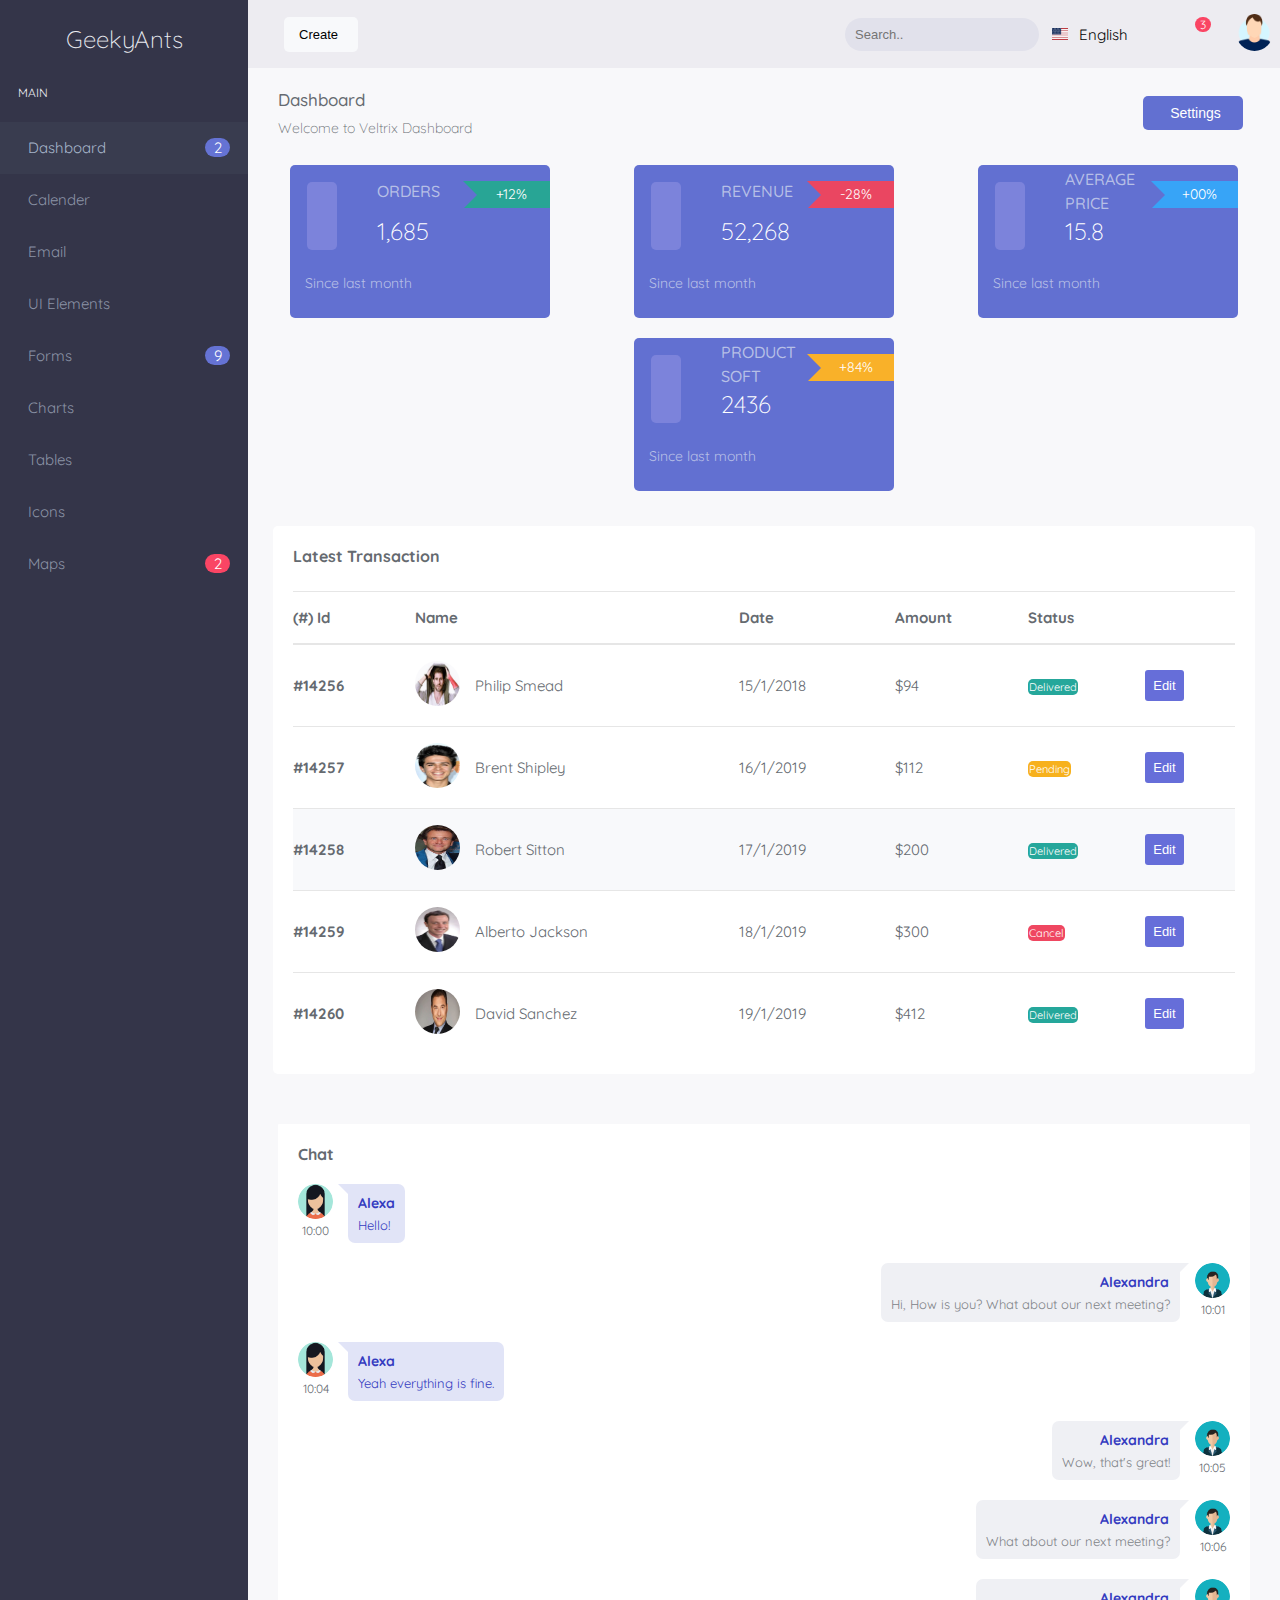
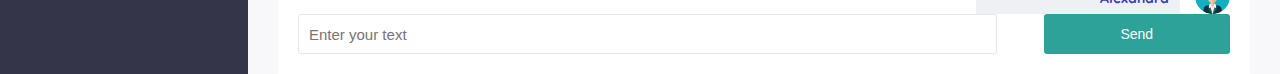
<file: index.html>
<!DOCTYPE html>
<html>

<head>
    <title>
        Dashboard
    </title>

    <link rel="stylesheet" href="https://use.fontawesome.com/releases/v5.7.2/css/all.css"
        integrity="sha384-fnmOCqbTlWIlj8LyTjo7mOUStjsKC4pOpQbqyi7RrhN7udi9RwhKkMHpvLbHG9Sr" crossorigin="anonymous">
    <link href="https://fonts.googleapis.com/css?family=Quicksand" rel="stylesheet">

    <link rel="stylesheet" href="css/mystyle.css">
    <meta name="viewport" content="width=device-width, initial-scale=1">
    <script src="https://ajax.googleapis.com/ajax/libs/jquery/3.3.1/jquery.min.js"></script>

    <script type="text/javascript">
        $(document).ready(function () {
            $('.fa-bars').click(function () {
                $('.container').toggleClass('toggle');
            }
            );
        });
    </script>

</head>

<body class="container">
    <!-- sidebar -->
    <div class="sidebar">
        <div class="logo">
            <font size="+2">GeekyAnts</font>
        </div>
        <div class="main-text">
            MAIN
        </div>
        <div class="list">
            <ul class="menu">
                <a href="#">
                    <li class="active">
                        <i class="fas fa-home"></i>
                        <span class="text">Dashboard</span>
                        <span class="badge badge-sb color-6573d4">2</span>
                    </li>
                </a>
                <a href="#">
                    <li>
                        <i class="fas fa-calendar-week"></i>
                        <span class="text">Calender</span>
                    </li>
                </a>
                <a href="#">
                    <li>
                        <i class="fas fa-envelope"></i>
                        <span class="text">Email</span>
                        <i class="fas fa-angle-right arrow"></i>
                    </li>
                </a>
                <a href="#">
                    <li>
                        <i class="fas fa-cube"></i>
                        <span class="text">UI Elements</span>
                        <i class="fas fa-angle-right arrow"></i>
                    </li>
                </a>
                <a href="#">
                    <li>
                        <i class="fab fa-wpforms"></i>
                        <span class="text">Forms</span>
                        <span class="badge badge-sb color-6573d4">9</span>
                    </li>
                </a>
                <a href="#">
                    <li>
                        <i class="fas fa-chart-pie"></i>
                        <span class="text">Charts</span>
                        <i class="fas fa-angle-right arrow"></i>
                    </li>
                </a>
                <a href="#">
                    <li>
                        <i class="fas fa-table"></i>
                        <span class="text">Tables</span>
                        <i class="fas fa-angle-right arrow"></i>
                    </li>
                </a>
                <a href="#">
                    <li>
                        <i class="fas fa-smile-beam"></i>
                        <span class="text">Icons</span>
                        <i class="fas fa-angle-right arrow"></i>
                    </li>
                </a>
                <a href="#">
                    <li>
                        <i class="fas fa-map-marker-alt"></i>
                        <span class="text">Maps</span>
                        <span class="badge badge-sb color-fa4564">2</span>
                    </li>
                </a>
            </ul>
        </div>
    </div>
    <!-- content side -->
    <div class="content">
        <div class="topbar">
            <div class="left">
                <button class="menu fas fa-bars"></button>

                <button class="create">Create<i class="fas fa-caret-down"></i></button>
            </div>
            <div class="right">
                <div class="search">
                    <input type="text" placeholder="Search..">
                    <i class="fas fa-search"></i>
                </div>

                <div class="lang-drop-down">
                    <img src="./image/download.svg" alt="usa"><span>English</span><i class="fas fa-caret-down"></i>
                </div>

                <div class="screenshot-icon">
                    <i class="fas fa-expand screenshot-icon"></i>
                </div>

                <div class="notification">
                    <i class="far fa-bell"></i>
                    <span class="badge badge-tb color-fa4564">3</span>
                </div>
                <div class="profile">
                    <img src="./image/profile.png" alt="admin">
                </div>
            </div>
        </div>
        <div class="main-content">
            <div class="title-dash">
                <div class="title">
                    <h4>Dashboard</h4>
                    <p>Welcome to Veltrix Dashboard</p>
                </div>

                <div class="s-button">
                    <button class="fas fa-cog" type="button"><span>Settings</span></button>
                </div>
            </div>
            <div class="status-group">
                <div class="card">
                    <div class="logo">
                        <i class="fas fa-atlas"></i>
                    </div>
                    <div class="name">ORDERS</div>
                    <div class="percent ribbon-green">
                        <div class="ribbon"></div>
                        <span>+12%</span>
                    </div>
                    <div class="value">1,685<i class="fas fa-arrow-up"></i></div>
                    <div class="time-s">Since last month</div>
                    <div class="nxt"><i class="fas fa-arrow-right"></i></div>
                </div>
                <div class="card">
                    <div class="logo"><i class="fas fa-sticky-note"></i></div>
                    <div class="name">REVENUE</div>
                    <div class="percent ribbon-red">
                        <div class="ribbon"></div>
                        <span>-28%</span>
                    </div>
                    <div class="value">52,268<i class="fas fa-arrow-down"></i></div>
                    <div class="time-s">Since last month</div>
                    <div class="nxt"><i class="fas fa-arrow-right"></i></div>

                </div>
                <div class="card">
                    <div class="logo"><i class="fas fa-pencil-alt"></i></div>
                    <div class="name">AVERAGE PRICE</div>
                    <div class="percent ribbon-blue">
                        <div class="ribbon"></div>
                        <span>+00%</span>
                    </div>
                    <div class="value">15.8<i class="fas fa-arrow-up"></i></div>
                    <div class="time-s">Since last month</div>
                    <div class="nxt"><i class="fas fa-arrow-right"></i></div>

                </div>
                <div class="card">
                    <div class="logo"><i class="fas fa-briefcase"></i></div>
                    <div class="name">PRODUCT SOFT</div>
                    <div class="percent ribbon-yellow">
                        <div class="ribbon"></div>
                        <span>+84%</span>
                    </div>
                    <div class="value">2436<i class="fas fa-arrow-up"></i></div>
                    <div class="time-s">Since last month</div>
                    <div class="nxt"><i class="fas fa-arrow-right"></i></div>

                </div>
            </div>
            <div class="trans-chat">
                <div class="transaction">
                    <h4>Latest Transaction</h4>
                    <table class="people">
                        <thead>
                            <tr>
                                <th>(#) Id</th>
                                <th colspan="2">Name</th>
                                <th>Date</th>
                                <th>Amount</th>
                                <th>Status</th>
                                <th></th>
                            </tr>
                        </thead>
                        <tbody>
                            <tr>
                                <th>#14256</th>
                                <td id="image"><img src="image/philip.jpeg" alt="image"></td>
                                <td>Philip Smead</td>
                                <td>15/1/2018</td>
                                <td>$94</td>
                                <td><span class="status-d">Delivered</span></td>
                                <td><button class="btn-edit">Edit</button></td>
                            </tr>
                            <tr>
                                <th>#14257</th>
                                <td id="image"><img src="image/brent.jpeg" alt="image"></td>
                                <td>Brent Shipley</td>
                                <td>16/1/2019</td>
                                <td>$112</td>
                                <td><span class="status-p">Pending</span></td>
                                <td><button class="btn-edit">Edit</button></td>
                            </tr>
                            <tr class="active">
                                <th>#14258</th>
                                <td id="image"><img src="image/Robert.jpg" alt="image"></td>
                                <td>Robert Sitton</td>
                                <td>17/1/2019</td>
                                <td>$200</td>
                                <td><span class="status-d">Delivered</span></td>
                                <td><button class="btn-edit">Edit</button></td>
                            </tr>
                            <tr>
                                <th>#14259</th>
                                <td id="image"><img src="image/alberto.jpeg" alt="image"></td>
                                <td>Alberto Jackson</td>
                                <td>18/1/2019</td>
                                <td>$300</td>
                                <td><span class="status-c">Cancel</span></td>
                                <td><button class="btn-edit">Edit</button></td>
                            </tr>
                            <tr>
                                <th>#14260</th>
                                <td id="image"><img src="image/david.jpg" alt="image"></td>
                                <td>David Sanchez</td>
                                <td>19/1/2019</td>
                                <td>$412</td>
                                <td><span class="status-d">Delivered</span></td>
                                <td><button class="btn-edit">Edit</button></td>
                            </tr>
                        </tbody>
                    </table>
                </div>
                <div class="chat">
                    <div class="chat-box">
                        <h4>Chat</h4>
                        <input type="text" placeholder="Enter your text">
                        <button id="send">Send</button>
                        <div class="messages">
                            <div class="received">
                                <div class="img">
                                    <img src="image/girl.png" alt="Alexandra">
                                    <p class="time">10:00</p>
                                </div>
                                <div class="msg">
                                    <p class="name">Alexa</p>
                                    <p class="message">Hello!</p>
                                </div>
                            </div>
                            <div class="sent">
                                <div class="img">
                                    <img src="image/boy.png" alt="Alexandra">
                                    <p class="time">10:01</p>
                                </div>
                                <div class="msg">
                                    <p class="name">Alexandra</p>
                                    <p class="message">Hi, How is you? What about our next meeting?</p>
                                </div>
                            </div>
                            <div class="received">
                                <div class="img">
                                    <img src="image/girl.png" alt="Alexandra">
                                    <p class="time">10:04</p>
                                </div>
                                <div class="msg">
                                    <p class="name">Alexa</p>
                                    <p class="message">Yeah everything is fine.</p>
                                </div>
                            </div>
                            <div class="sent">
                                <div class="img">
                                    <img src="image/boy.png" alt="Alexandra">
                                    <p class="time">10:05</p>
                                </div>
                                <div class="msg">
                                    <p class="name">Alexandra</p>
                                    <p class="message">Wow, that's great!</p>
                                </div>
                            </div>
                            <div class="sent">
                                <div class="img">
                                    <img src="image/boy.png" alt="Alexandra">
                                    <p class="time">10:06</p>
                                </div>
                                <div class="msg">
                                    <p class="name">Alexandra</p>
                                    <p class="message">What about our next meeting?</p>
                                </div>
                            </div>
                            <div class="sent">
                                <div class="img">
                                    <img src="image/boy.png" alt="Alexandra">
                                    <p class="time">10:09</p>
                                </div>
                                <div class="msg">
                                    <p class="name">Alexandra</p>
                                    <p class="message">What about our next meeting?</p>
                                </div>
                            </div>
                            <div class="sent">
                                <div class="img">
                                    <img src="image/boy.png" alt="Alexandra">
                                    <p class="time">10:15</p>
                                </div>
                                <div class="msg">
                                    <p class="name">Alexandra</p>
                                    <p class="message">What about our next meeting?</p>
                                </div>
                            </div>
                        </div>
                    </div>

                </div>
            </div>
        </div>
    </div>
</body>

</html>
</file>
<file: css/mystyle.css>
* {
    margin: 0;
    padding: 0;
    box-sizing: border-box;
}

.container {
    display: flex;
    width: 100vw;
    font-family: 'Quicksand', sans-serif;
    background-color: #f8f8fa;
}

/* sidebar */
.sidebar {
    width: 248px;
    max-height: 100%;
    background-color: #343549;
    display: flex;
    flex-direction: column;
    flex-shrink: 0;
}

.sidebar .logo {
    height: 75px;
    color: #ebecf1;
    text-align: center;
    font-size: 5px;
    line-height: 2;
    font-weight: lighter;
    padding-top: 15px;
}

.main-text {
    height: 47px;
    margin: 0 18px 0 18px;
    color: #ebecf1;
    font-size: 12px;
    line-height: 3;
}

.list {
    flex: 1;
}

.sidebar .menu {
    list-style: none;
}

.sidebar .menu a {
    color: #8b93a6;
    text-decoration: none;
}

.sidebar .menu li {
    height: 52px;
    padding: 0 18px 0 18px;
    font-size: 15px;
    padding-top: 16px;
    color: #8b93a6;
}

.sidebar .menu li:hover {
    background-color: #393c4f;
    margin: 5px 0 5px 0;
    transition: all 0.2s ease-in-out;
}

.sidebar .menu .active {
    background-color: #393c4f;
    color: #a7b6cb;
}

.sidebar .menu li i {
    margin-right: 10px;
}

.badge {
    color: white;
    width: 25px;
    text-align: center;
    border-radius: 10px;
}

.sidebar .menu li .badge-sb {
    float: right;
}

.sidebar .menu li .arrow {
    float: right;
}

.color-6573d4 {
    background-color: #6573d4;
}

.color-2d9e98 {
    background-color: #2d9e98;
}

.color-fa4564 {
    background-color: #fa4564;
}

/* content side */
.content {
    flex: 1;
    height: 100%;
    display: flex;
    flex-direction: column;
    /* flex-wrap: wrap; */
}

.topbar {
    height: 68px;
    background-color: #edecf1;
    flex-shrink: 0;
    display: flex;
    align-items: center;
}

.left {
    width: 50%;
    display: flex;
    justify-content: flex-start;
    align-items: center;
}

.topbar .menu {
    border: none;
    font-size: 18px;
    margin-left: 20px;
    color: #4f5379;
}

.topbar .create {
    height: 35px;
    font-size: 13px;
    margin: auto auto auto 16px;
    border: none;
    padding: 0 15px;
    background-color: #f8f9fb;
    border-radius: 5px;
}

.topbar .create i {
    margin-left: 5px;
}

.right {
    flex: 1;
    display: flex;
    justify-content: flex-end;
    align-items: center;
}

.topbar section {
    color: #4f5379;
}

.topbar .lang-drop-down img {
    height: 12px;
    padding-right: 8px;
}

.topbar .profile img {
    height: 37px;
    width: 37px;
    border-radius: 50%;
    margin-right: 7px;
}

.topbar .notification {
    margin-right: 9px;
}

.topbar .notification i {
    color: #4f5379;
    font-size: 20px;
}

.topbar .badge-tb {
    padding: 0 5px;
    font-size: 12px;
    position: relative;
    width: 18px;
    top: -13px;
    left: -16px;
}

.topbar .screenshot-icon i {
    font-size: 15px;
    margin-right: 38px;
}

.topbar .lang-drop-down * {
    padding: 0 3px;
    font-size: 15px;
}

.topbar .lang-drop-down {
    margin-right: 36px;
}

.topbar .search input {
    height: 33px;
    width: 194px;
    background-color: #e1e1eb;
    border: none;
    padding-left: 10px;
    border-radius: 20px;
    font-size: 13px;
}

.topbar .search input:focus {
    border: 2px solid rgb(33, 192, 245);
}

.topbar .search i {
    position: relative;
    font-size: 12px;
    left: -30px;
    color: #9ea4b0;
    margin-right: 10px;
}

.main-content {
    display: flex;
    color: #656a70;
    flex: 1;
    flex-direction: column;
}

.title-dash {
    height: 90px;
    display: flex;
}

.title-dash .title {
    width: 50%;
    border-width: 24px 15px 17px 30px;
    display: flex;
    flex-direction: column;
    justify-content: center;
    align-items: flex-start;
    padding-left: 30px;
    line-height: 1.8;
}

.title h4 {
    color: #656a70;
    font-size: 17px;
    font-weight: 500;
}

.title p {
    font-size: 14px;
    font-weight: lighter;
}

.title-dash .s-button {
    flex: 1;
    display: flex;
    justify-content: flex-end;
    align-items: center;
    margin-right: 37px;
}

.s-button button {
    border: none;
    height: 34px;
    width: 100px;
    background-color: #6270d1;
    color: white;
    border-radius: 5px;
    font-size: 14px;
}

.s-button button span {
    padding-left: 5px;
}

.status-group {
    display: flex;
    justify-content: space-around;
    flex-wrap: wrap;
    /* margin-right: 37px; */
    margin-top: 7px;
    margin-bottom: 15px;
}

.card {
    width: 260px;
    margin-left: 10px;
    margin-right: 10px;
    margin-bottom: 20px;
    height: 153px;
    background-color: #6270d1;
    border-radius: 5px;
    display: grid;
    grid-template-rows: repeat(3, 1fr);
    grid-template-columns: repeat(3, 1fr);
    grid-template-areas: "logo name percent"
        "logo value value"
        "time-s time-s nxt";

}

.card .logo {
    grid-area: logo;
    align-self: center;
    font-size: 30px;
    color: white;
    margin-top: -1;
    margin-left: 17px;
}

.card .logo i {
    padding: 15px;
    background-color: #7c83db;
    border-radius: 5px;
}

.card .name {
    grid-area: name;
    color: #b6bfe6;
    font-weight: 500;
    align-self: center;
    font-size: 16px;
    line-height: 1.5
}

.card .percent {
    grid-area: percent;
    align-self: center;
    color: white;
    height: 27px;
    line-height: 1.6;
    text-align: center;
    margin-top: 8px;
    font-size: 14px;
}

.card .percent span {
    position: relative;
    top: -26px;
    left: 5px;
}

.card .value {
    grid-area: value;
    color: white;
    font-size: 24px;
    font-weight: 200;
}

.card .value i {
    padding-left: 15px;
    font-size: 15px;
}

.card .time-s {
    grid-area: time-s;
    align-self: center;
    color: #b6bfe6;
    font-size: 14px;
    padding-left: 15px;
    padding-bottom: 20px;
}

.card .nxt {
    grid-area: nxt;
    justify-self: end;
    align-self: flex-end;
    padding-right: 20px;
    color: #b6bfe6;
    padding-bottom: 25px;
    font-size: 14px;
}

.ribbon {
    height: 0;
    width: 0;
    border-top: 14px solid transparent;
    border-bottom: 14px solid transparent;
    border-left: 14px solid #6270d1;
}

.ribbon-green {
    background-color: #28a595;
}

.ribbon-blue {
    background-color: #37a4f7;
}

.ribbon-red {
    background-color: #ea4661;
}

.ribbon-yellow {
    background-color: #f9b129;
}

.fa-arrow-up {
    color: #28a595;
    margin-left: 7px;
}

.fa-arrow-down {
    color: #ea4661;
}

.trans-chat {
    flex: 1;
    display: flex;
    flex-wrap: wrap;
}

.transaction {
    width: 730px;
    border-width: 17px 15px 20px 30px;
    background-color: white;
    padding: 20px;
    border-radius: 5px;
    margin-left: 25px;
}

.people {
    margin-top: 25px;
    width: 100%;
    border-collapse: collapse;
}

.people th,
.people td {
    border: 1px solid #e6e6e6;
    border-collapse: collapse;
    border-left: none;
    border-right: none;
    text-align: left;
    padding: 16px 0 16px 0;
    font-size: 15px;
}

.people tbody:last-child * {
    border-bottom: none;
}

tr.active {
    background-color: #f8f9fb;
}

thead th {
    border-bottom-width: 2px !important;
}

.people #image {
    width: 60px;
}

.people img {
    height: 45px;
    width: 45px;
    border-radius: 50%;
}

.btn-edit {
    font-size: 13px;
    color: white;
    padding: 8px;
    border: none;
    border-radius: 3px;
    background-color: #666ed9;
}

.status-d {
    font-size: 11px !important;
    color: white;
    background-color: #25a79b;
    border-radius: 5px;
    padding: 1px;
}

.status-p {
    font-size: 11px !important;
    color: white;
    border-radius: 5px;
    padding: 1px;
    background-color: #f7b11d;
}

.status-c {
    font-size: 11px !important;
    color: white;
    border-radius: 5px;
    padding: 1px;
    background-color: #ef4761;
}

.chat {
    flex: 1;
}

.chat-box {
    margin-left: 30px;
    margin-right: 30px;
    /* min-height: 100%; */
    max-height: 550px;
    background-color: white;
    padding: 20px;
    display: grid;
    grid-template-rows: 40px 1fr 40px;
    grid-template-columns: 3fr 1fr;
    grid-template-areas: "title title"
        "content content"
        "input-box send";
    border-radius: 1px;
}

.chat-box h4 {
    grid-area: title;
}

.chat-box input {
    grid-area: input-box;
    border: 1px solid #e6e6e6;
    border-radius: 3px;
    font-size: 15px;
    grid-row-gap: 20px;
    padding-left: 10px;
}

.chat-box button {
    grid-area: send;
    font-size: 14px;
    color: white;
    background-color: #2da299;
    border: none;
    padding: 9px;
    border-radius: 3px;
    margin-left: 20%;
}

.chat-box .messages {
    grid-area: content;
    overflow-y: scroll;
}

.chat-box .msg {
    padding: 10px;
    max-width: 60%;
    border-radius: 7px;
}

.sent .img {
    margin-left: 15px;
}

.received .img {
    margin-right: 15px;
}

.chat-box img {
    height: 35px;
    width: 35px;
    border-radius: 50%;
}

.sent .name {
    position: relative;
    left: 19px;
}

.sent,
.received {
    display: flex;
    margin-bottom: 20px;
}

.sent {
    flex-direction: row-reverse;
}

.sent .msg {
    background-color: #eff0f4;
    text-align: end;
}

.received .msg {
    background-color: #e1e4f7;
}

.chat-box .time {
    font-size: 12px;
    text-align: center;
}

.chat-box .name {
    color: #343bc0;
    font-weight: bold;
    font-size: 14px;
}

.chat-box .message {
    color: #343bc0;
    font-size: 13px;
    margin-top: 5px;
}

.sent .message {
    color: #808388;
}

.received .name::before,
.sent .name::after {
    content: '';
    border: 10px solid transparent;
    position: relative;
}

.sent .name::after {
    border-top: 10px solid #eff0f4;
}

.received .name::before {
    border-top: 10px solid #e1e4f7;
    margin-left: -20px;
}



@media screen and (max-width: 900px) {
    .sidebar {
        visibility: hidden;
        width: 0;
    }
}

@media screen and (max-width: 800px) {
    .right {
        display: none;
    }

}

@media screen and (max-width: 1340px) {
    .transaction {
        width: 100%;
        margin-right: 25px;
    }

    .chat {
        margin: 50px auto 0px auto;
    }
}

.toggle .sidebar {
    left: -248px;
}

.toggle .content {
    margin-left: 0px;
}
</file>
